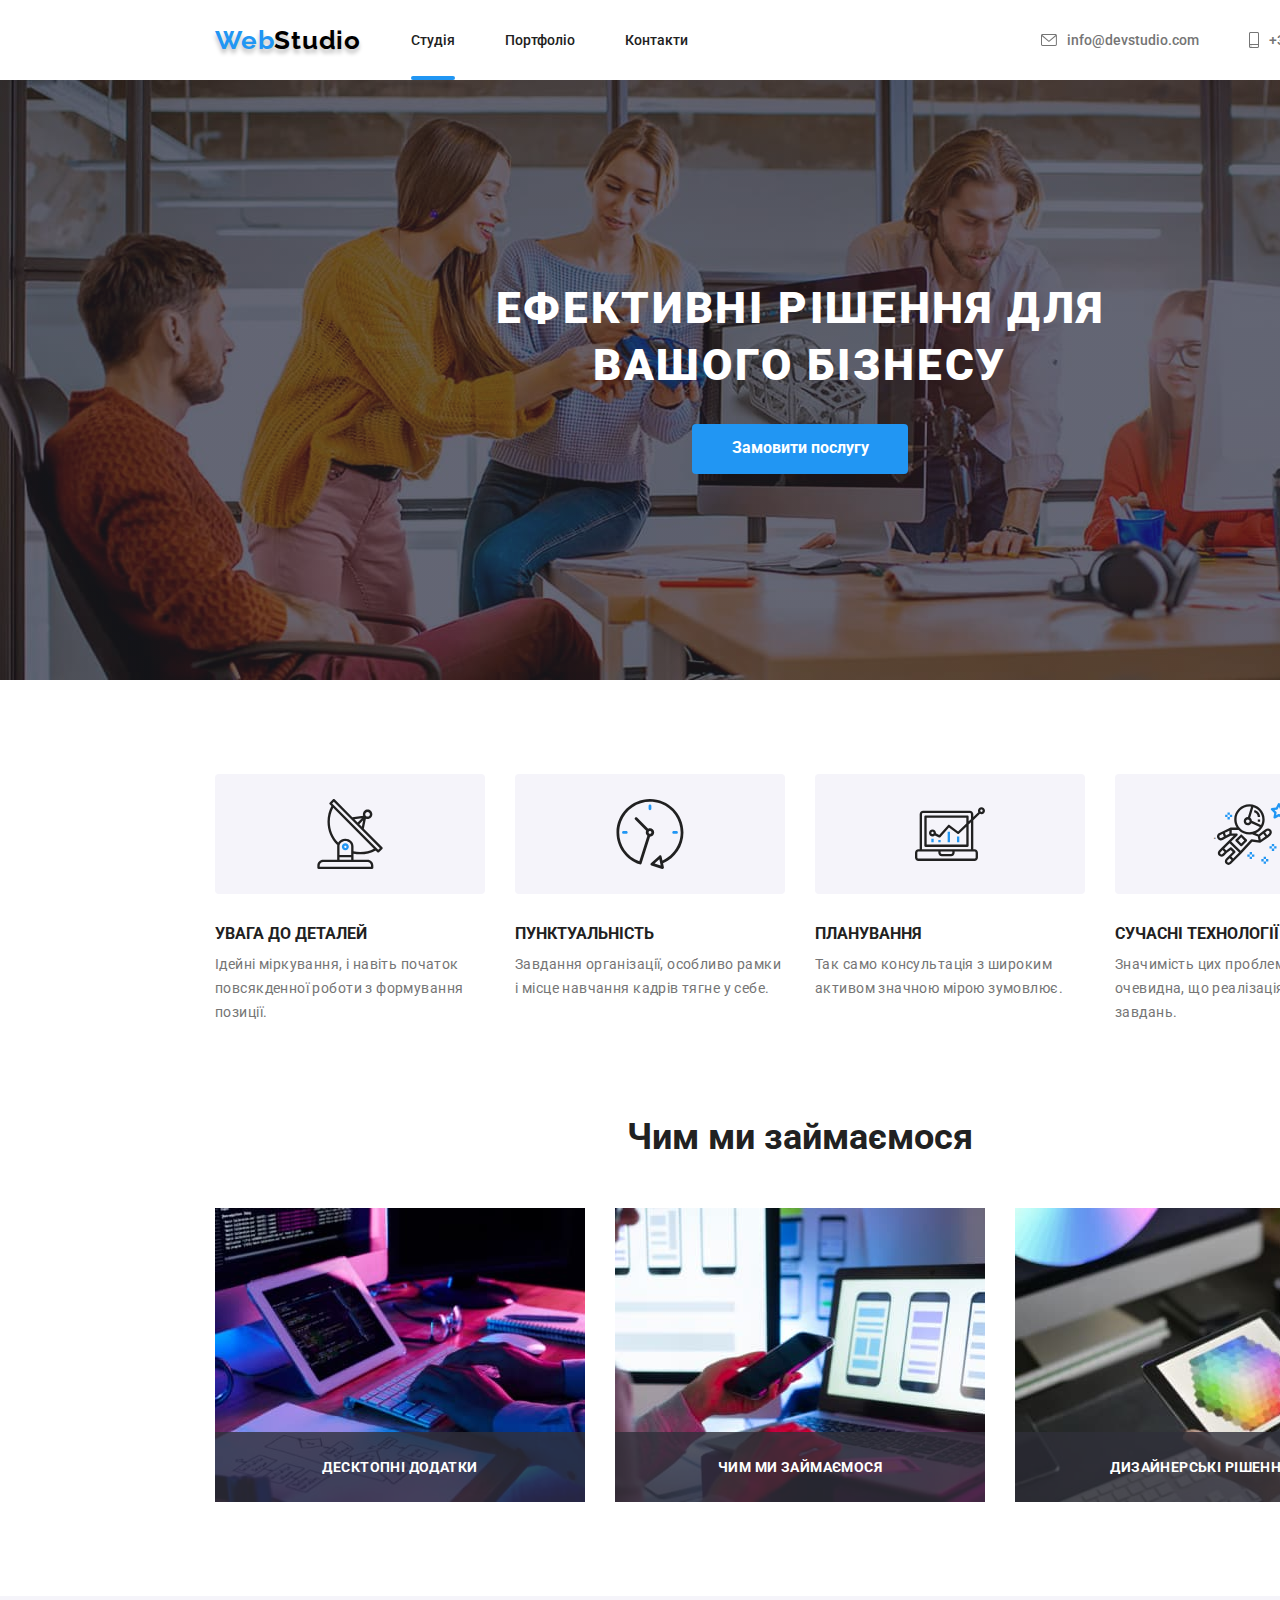
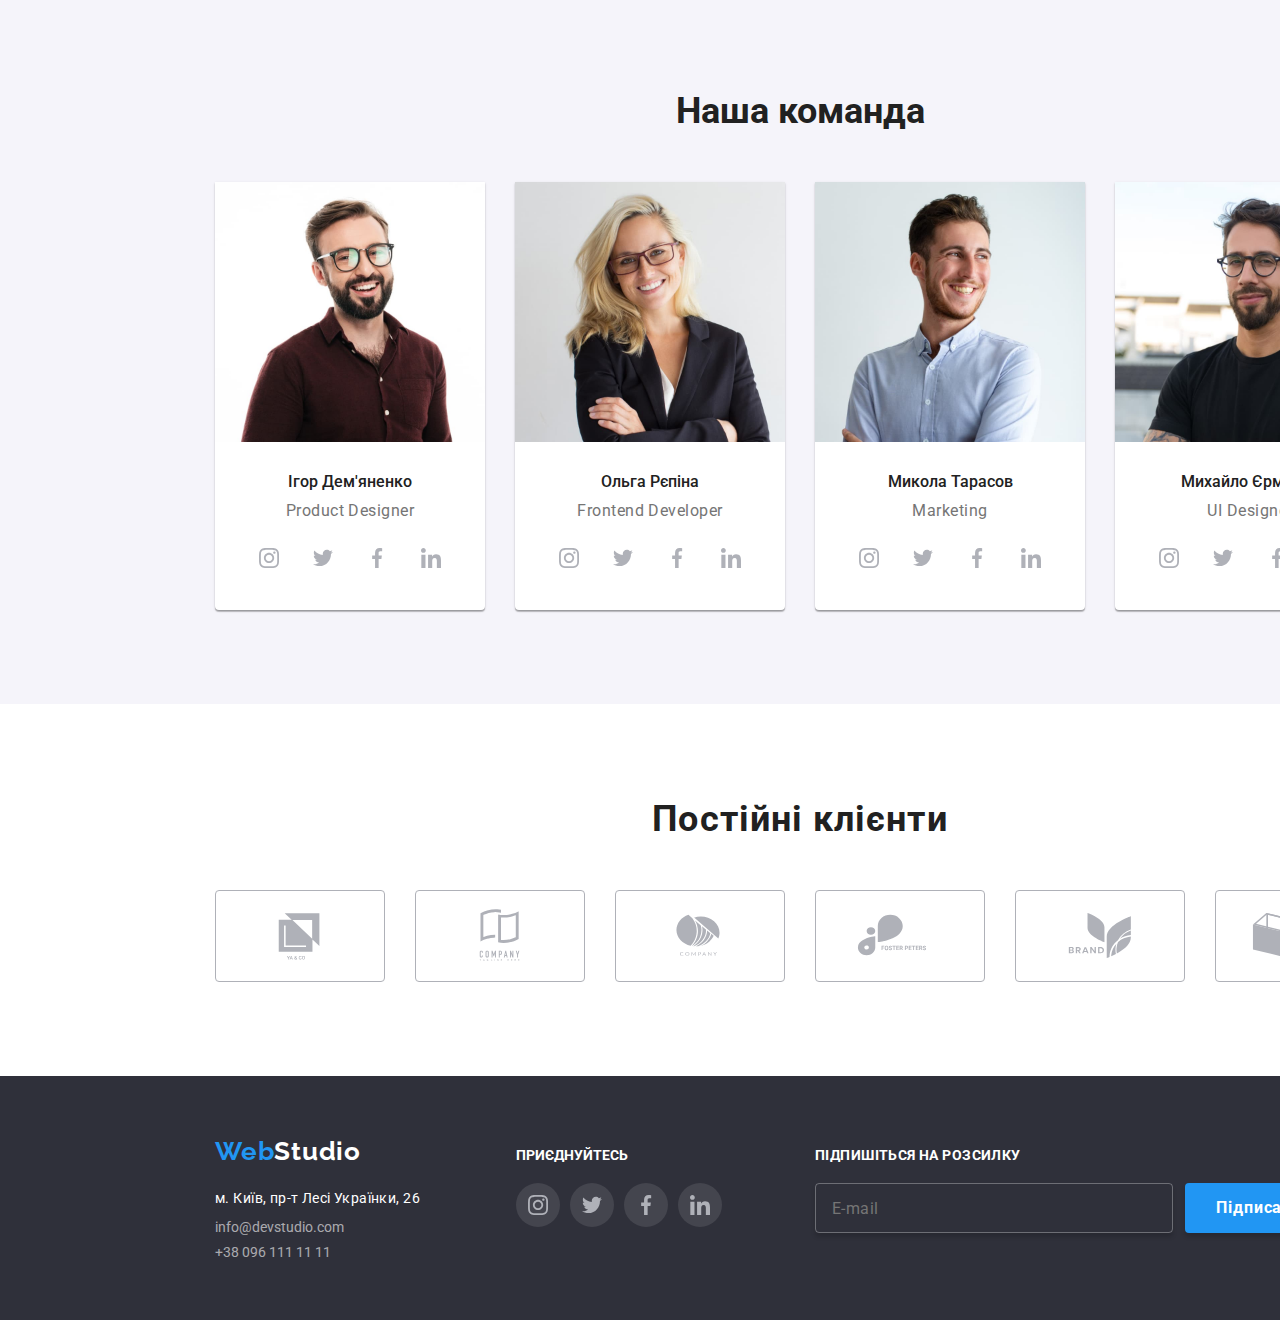
<file: index.html>
<!DOCTYPE html>
<html lang="en">
<head>
    <meta charset="UTF-8">
    <meta name="viewport" content="width=device-width, initial-scale=1.0">
    <title>Studio</title>
    <link rel="stylesheet" href="https://cdnjs.cloudflare.com/ajax/libs/modern-normalize/2.0.0/modern-normalize.min.css">
    <link rel="stylesheet" href="./css/main.min.css">
    <link rel="preconnect" href="https://fonts.googleapis.com">
    <link rel="preconnect" href="https://fonts.gstatic.com" crossorigin>
    <link href="https://fonts.googleapis.com/css2?family=Raleway:wght@700&family=Roboto:wght@400;500;700;900&display=swap" rel="stylesheet">
</head>
<body>

    <!-- header -->

    <header class="header">
        <div class="container">
            <div class="header-section">
                <nav class="header-nav">
                    <a class="logo" href="./index.html">Web<span class="part">Studio</span></a>
                    <ul class="link-list">
                        <li class="link-item"><a class="link current" href="./index.html">Студія</a></li>
                        <li class="link-item"><a class="link" href="./portfolio.html">Портфоліо</a></li>
                        <li class="link-item"><a class="link" href="#">Контакти</a></li>
                    </ul>
                </nav>
                    <ul class="contact-list">
                        <li class="contact-item"><a class="contact envelope" href="mailto:info@devstudio.com">
                            <svg width="16" height="12">
                                <use href="./images/symbol-defs.svg#icon-envelope"></use>
                            </svg>info@devstudio.com</a>
                        </li>
                        <li class="contact-item"><a class="contact smartphone" href="tel:+38 096 111 11 11">
                            <svg width="10" height="16">
                                <use href="./images/symbol-defs.svg#icon-smartphone"></use>
                            </svg>+38 096 111 11 11</a>
                        </li>
                    </ul>
            </div>
        </div>
    </header>

    <!-- main -->

    <main>
        <section class="hero">
            <div class="container">
                <h1 class="hero-title">Ефективні рішення для<br>вашого бізнесу</br></h1>
                <a class="button" type="button" data-modal-open>Замовити послугу</a>
            </div>
        </section>

    <!-- advanced -->

        <section class="advanced">
            <div class="container">
                <h2 class="visually-hidden">Переваги</h2>
                <ul class="advanced-list">
                    <li class="advanced-item">
                        <div class="advanced-icon">
                            <svg width="70" height="70">
                                <use href="./images/symbol-defs.svg#icon-antenna"></use>
                            </svg>
                        </div>
                        <h3 class="advanced-title">Увага до деталей</h3>
                        <p class="advanced-text">Ідейні міркування, і навіть початок повсякденної роботи з формування позиції.</p>
                    </li>
                    <li class="advanced-item">
                        <div class="advanced-icon">
                            <svg width="70" height="70">
                                <use href="./images/symbol-defs.svg#icon-clock"></use>
                            </svg>
                        </div>
                        <h3 class="advanced-title">Пунктуальність</h3>
                        <p class="advanced-text">Завдання організації, особливо рамки і місце навчання кадрів тягне у себе.</p>
                    </li>
                    <li class="advanced-item">
                        <div class="advanced-icon">
                            <svg width="70" height="70">
                                <use href="./images/symbol-defs.svg#icon-diagram"></use>
                            </svg>
                        </div>
                        <h3 class="advanced-title">Планування</h3>
                        <p class="advanced-text">Так само консультація з широким активом значною мірою зумовлює.</p>
                    </li>
                    <li class="advanced-item">
                        <div class="advanced-icon"> .
                            <svg width="70" height="70">
                                <use href="./images/symbol-defs.svg#icon-astronaut"></use>
                            </svg>
                        </div>
                        <h3 class="advanced-title">Сучасні технології</h3>
                        <p class="advanced-text">Значимість цих проблем настільки очевидна, що реалізація планових завдань.</p>
                    </li>
                </ul>
            </div>
        </section>

    <!-- photo -->

        <section class="photo-section">
            <div class="container">
                <h2 class="photo-title">Чим ми займаємося</h2>
                <ul class="photo-list">
                    <li class="photo-item">
                        <div class="photo-thumb">
                        <img src="./images/project1.jpg" alt="project1" width="370">
                        <div class="overlay"><h3 class="photo-thumb-title">Десктопні додатки</h3></div>
                    </div></li>
                    <li class="photo-item">
                        <div class="photo-thumb">
                        <img src="./images/project2.jpg" alt="project2" width="370">
                        <div class="overlay"><h3 class="photo-thumb-title">Чим ми займаємося</h3></div>
                    </div></li>
                    <li class="photo-item">
                        <div class="photo-thumb">
                        <img src="./images/project3.jpg" alt="project3" width="370">
                        <div class="overlay"><h3 class="photo-thumb-title">Дизайнерські рішення</h3></div>
                    </div></li>
                </ul>
            </div>
        </section>

    <!-- team -->

        <section class="team">
            <div class="container">
                <h2 class="team-title">Наша команда</h2>
                <ul class="team-card-list">
                    <li class="team-card-item">
                        <img src="./images/teammate1.jpg" alt="teammate1" width="270">
                        <div class="card">
                            <h3 class="name-title">Ігор Дем'яненко</h3>
                            <p class="team-text">Product Designer</p>
                            <ul class="team-icon-list">
                                <li class="team-icon-list-item">
                                    <a class="team-icon-link" href="#"><svg width="20" height="20">
                                        <use href="./images/symbol-defs.svg#icon-instagram"></use>
                                    </svg></a>
                                </li>
                                <li class="team-icon-list-item">
                                    <a class="team-icon-link" href="#"><svg width="20" height="20">
                                        <use href="./images/symbol-defs.svg#icon-twitter"></use>
                                    </svg></a>
                                </li>
                                <li class="team-icon-list-item">
                                    <a class="team-icon-link" href="#"><svg width="20" height="20">
                                        <use href="./images/symbol-defs.svg#icon-facebook"></use>
                                    </svg></a>
                                </li>
                                <li class="team-icon-list-item">
                                    <a class="team-icon-link" href="#"><svg width="20" height="20">
                                        <use href="./images/symbol-defs.svg#icon-linkedin"></use>
                                    </svg></a>
                                </li>
                            </ul>
                        </div>
                    </li>
                    <li class="team-card-item">
                        <img src="./images/teammate2.jpg" alt="teammate2" width="270">
                        <div class="card">
                            <h3 class="name-title">Ольга Рєпіна</h3>
                            <p class="team-text">Frontend Developer</p>
                            <ul class="team-icon-list">
                                <li class="team-icon-list-item">
                                    <a class="team-icon-link" href="#"><svg width="20" height="20">
                                        <use href="./images/symbol-defs.svg#icon-instagram"></use>
                                    </svg></a>
                                </li>
                                <li class="team-icon-list-item">
                                    <a class="team-icon-link" href="#"><svg width="20" height="20">
                                        <use href="./images/symbol-defs.svg#icon-twitter"></use>
                                    </svg></a>
                                </li>
                                <li class="team-icon-list-item">
                                    <a class="team-icon-link" href="#"><svg width="20" height="20">
                                        <use href="./images/symbol-defs.svg#icon-facebook"></use>
                                    </svg></a>
                                </li>
                                <li class="team-icon-list-item">
                                    <a class="team-icon-link" href="#"><svg width="20" height="20">
                                        <use href="./images/symbol-defs.svg#icon-linkedin"></use>
                                    </svg></a>
                                </li>
                            </ul>
                        </div>
                    </li>
                    <li class="team-card-item">
                        <img src="./images/teammate3.jpg" alt="teammate3" width="270">
                        <div class="card">
                            <h3 class="name-title">Микола Тарасов</h3>
                            <p class="team-text">Marketing</p>
                            <ul class="team-icon-list">
                                <li class="team-icon-list-item">
                                    <a class="team-icon-link" href="#"><svg width="20" height="20">
                                        <use href="./images/symbol-defs.svg#icon-instagram"></use>
                                    </svg></a>
                                </li>
                                <li class="team-icon-list-item">
                                    <a class="team-icon-link" href="#"><svg width="20" height="20">
                                        <use href="./images/symbol-defs.svg#icon-twitter"></use>
                                    </svg></a>
                                </li>
                                <li class="team-icon-list-item">
                                    <a class="team-icon-link" href="#"><svg width="20" height="20">
                                        <use href="./images/symbol-defs.svg#icon-facebook"></use>
                                    </svg></a>
                                </li>
                                <li class="team-icon-list-item">
                                    <a class="team-icon-link" href="#"><svg width="20" height="20">
                                        <use href="./images/symbol-defs.svg#icon-linkedin"></use>
                                    </svg></a>
                                </li>
                            </ul>
                        </div>
                    </li>
                    <li class="team-card-item">
                        <img src="./images/teammate4.jpg" alt="teammate4" width="270">
                        <div class="card">
                            <h3 class="name-title">Михайло Єрмаков</h3>
                            <p class="team-text">UI Designer</p>
                            <ul class="team-icon-list">
                                <li class="team-icon-list-item">
                                    <a class="team-icon-link" href="#"><svg width="20" height="20">
                                        <use href="./images/symbol-defs.svg#icon-instagram"></use>
                                    </svg></a>
                                </li>
                                <li class="team-icon-list-item">
                                    <a class="team-icon-link" href="#"><svg width="20" height="20">
                                        <use href="./images/symbol-defs.svg#icon-twitter"></use>
                                    </svg></a>
                                </li>
                                <li class="team-icon-list-item">
                                    <a class="team-icon-link" href="#"><svg width="20" height="20">
                                        <use href="./images/symbol-defs.svg#icon-facebook"></use>
                                    </svg></a>
                                </li>
                                <li class="team-icon-list-item">
                                    <a class="team-icon-link" href="#"><svg width="20" height="20">
                                        <use href="./images/symbol-defs.svg#icon-linkedin"></use>
                                    </svg></a>
                                </li>
                            </ul>
                        </div>
                    </li>
                </ul>
            </div>
        </section>

    <!-- clients -->
    
        <section class="clients">
            <div class="container">
                <h2 class="clients-title">Постійні клієнти</h2>
                <ul class="clients-list">
                    <li class="clients-item">
                        <a class="clients-link" href="#"><svg width="106" height="60">
                            <use href="./images/symbol-defs.svg#icon-Logo1"></use>
                        </svg></a>
                    </li>
                    <li class="clients-item">
                        <a class="clients-link" href="#"><svg width="106" height="60">
                            <use href="./images/symbol-defs.svg#icon-Logo2"></use>
                    </svg></a>
                    </li>
                    <li class="clients-item">
                        <a class="clients-link" href="#"><svg width="106" height="60">
                            <use href="./images/symbol-defs.svg#icon-Logo3"></use>
                    </svg></a>
                    </li>
                    <li class="clients-item">
                        <a class="clients-link" href="#"><svg width="106" height="60">
                            <use href="./images/symbol-defs.svg#icon-Logo4"></use>
                    </svg></a>
                    </li>
                    <li class="clients-item">
                        <a class="clients-link" href="#"><svg width="106" height="60">
                            <use href="./images/symbol-defs.svg#icon-Logo5"></use>
                    </svg></a>
                    </li>
                    <li class="clients-item">
                        <a class="clients-link" href="#"><svg width="106" height="60">
                            <use href="./images/symbol-defs.svg#icon-Logo6"></use>
                    </svg></a>
                    </li>
                </ul>
            </div>
        </section>
    </main>

    <!-- footer -->

    <footer class="footer">
        <div class="container footer-nav">
            <div>
                <a class="logo" href="./index.html">Web<span class="part">Studio</span></a>
                <address class="address">
                    <ul class="address-list">
                        <li><a class="link" href="https://goo.gl/maps/CPtrU1FHBa2aNyZL9" target="_blank" rel="noopener noreferrer nofollow">м. Київ, пр-т Лесі Українки, 26</a></li>
                        <li><a class="contact" href="#">info@devstudio.com</a></li>
                        <li><a class="contact" href="#">+38 096 111 11 11</a></li>
                    </ul>
                </address>
            </div>
            <div>
                <h2 class="join-title">Приєднуйтесь</h2>
                <ul class="join-list">
                    <li class="join-item">
                        <a class="join-link" href="#"><svg width="20" height="20">
                            <use href="./images/symbol-defs.svg#icon-instagram"></use>
                        </svg></a>
                    </li>
                    <li class="join-item">
                        <a class="join-link" href="#"><svg width="20" height="20">
                            <use href="./images/symbol-defs.svg#icon-twitter"></use>
                        </svg></a>
                    </li>
                    <li class="join-item">
                        <a class="join-link" href="#"><svg width="20" height="20">
                            <use href="./images/symbol-defs.svg#icon-facebook"></use>
                        </svg></a>
                    </li>
                    <li class="join-item">
                        <a class="join-link" href="#"><svg width="20" height="20">
                            <use href="./images/symbol-defs.svg#icon-linkedin"></use>
                        </svg></a>
                    </li>
                </ul>
            </div>
            <form class="footer-form" autocomplete="off">
                <div class="subscribe-form">
                    <label class="subscribe-label" for="mail">Підпишіться на розсилку</label>
                    <input class="subscribe-input" type="mail" name="mail" id="mail" placeholder="E-mail">
                </div>
                <button class="subscribe-button">
                    Підписатися
                    <svg class="subscribe-icon" width="24" height="24">
                        <use href="./images/symbol-defs.svg#icon-send"></use>
                    </svg>
                </button>
            </form>
        </div>
    </footer>

    <div class="backdrop is-hidden"data-modal>
        <div class="modal ">
            <h2 class="modal-title">Залиште свої дані, ми вам передзвонимо</h2>

            <form class="form" autocomplete="off">
                <div role="group">
                    <div class="form-field">
                        <label for="name" class="form-label">Ім'я</label>
                        <input class="form-input" type="text" name="name" id="name">
                        <svg class="modal-icon" width="18" height="18"><use href="./images/symbol-defs.svg#icon-person-black"></use></svg>
                    </div>
                    <div class="form-field">
                        <label for="tel" class="form-label">Телефон</label>
                        <input class="form-input" type="text" name="tel" id="tel">
                        <svg class="modal-icon" width="18" height="18"><use href="./images/symbol-defs.svg#icon-phone-black"></use></svg>
                    </div>
                    <div class="form-field">
                        <label for="mail" class="form-label">Пошта</label>
                        <input class="form-input" type="text" name="mail" id="mail">
                        <svg class="modal-icon" width="18" height="18"><use href="./images/symbol-defs.svg#icon-email-black"></use></svg>
                    </div>
                </div>

                <div class="form-field">
                    <label for="comment" id="comment" class="form-label">Коментар</label>
                    <textarea class="comment" name="comment" id="comment" placeholder="Введіть текст">Введіть текст</textarea>
                </div>

                <div class="form-field accept" >
                    <label class="checkbox-label">Погоджуюся з розсилкою та приймаю <a href="#">Умови договору</a>
                        <input class="checkbox" type="checkbox" name="accept">
                        <span class="checkbox-icon"></span></label>
                </div>
                
                <button type="button">Відправити</button>
            </form>
                
                <button class="modal-close-button" data-modal-close>
                    <svg class="modal-close-icon" width="18" height="18">
                        <use href="./images/symbol-defs.svg#icon-close"></use>
                    </svg>
                </button>
        </div>
    </div>

    <script src="./js/modal.js"></script>

</body>
</html>
</file>
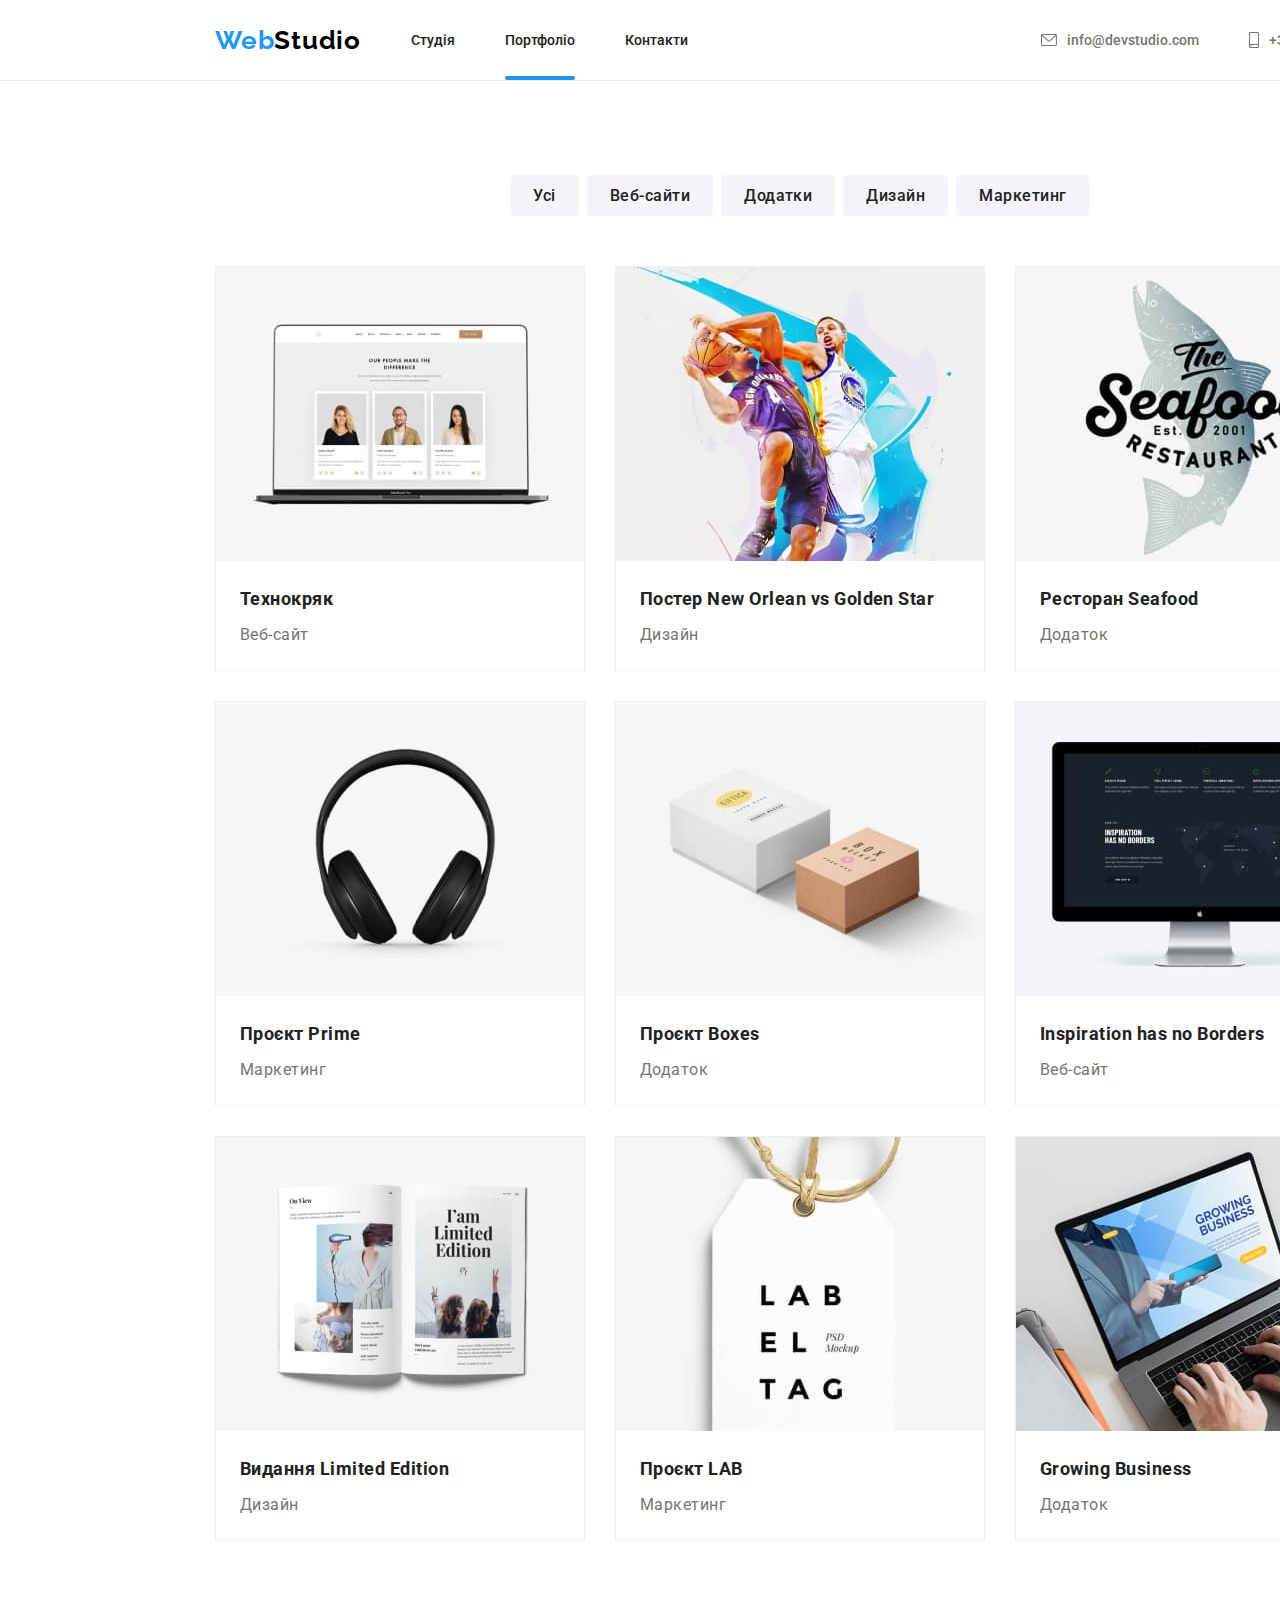
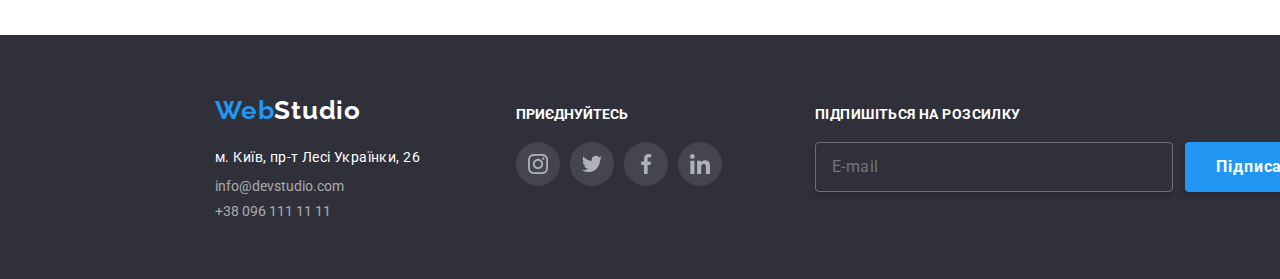
<file: portfolio.html>
<!DOCTYPE html>
<html lang="en">
<head>
    <meta charset="UTF-8">
    <meta name="viewport" content="width=device-width, initial-scale=1.0">
    <title>Portfolio</title>
    <link rel="stylesheet" href="https://cdnjs.cloudflare.com/ajax/libs/modern-normalize/2.0.0/modern-normalize.min.css">
    <link rel="stylesheet" href="./css/portfolio.min.css">
    <link rel="preconnect" href="https://fonts.googleapis.com">
    <link rel="preconnect" href="https://fonts.gstatic.com" crossorigin>
    <link href="https://fonts.googleapis.com/css2?family=Raleway:wght@700&family=Roboto:wght@400;500;700;900&display=swap" rel="stylesheet">
</head>
<body>

    <!-- header -->

    <header class="header portfolio-page">
        <div class="container">
            <div class="header-section">
                <nav class="header-nav">
                    <a class="logo" href="./index.html">Web<span class="part">Studio</span></a>
                    <ul class="link-list">
                        <li class="link-item"><a class="link" href="./index.html">Студія</a></li>
                        <li class="link-item"><a class="link current" href="./portfolio.html">Портфоліо</a></li>
                        <li class="link-item"><a class="link" href="#">Контакти</a></li>
                    </ul>
                </nav>
                    <ul class="contact-list">
                        <li class="contact-item"><a class="contact envelope" href="mailto:info@devstudio.com">
                            <svg width="16" height="12">
                                <use href="./images/symbol-defs.svg#icon-envelope"></use>
                            </svg>info@devstudio.com</a>
                        </li>
                        <li class="contact-item"><a class="contact smartphone" href="tel:+38 096 111 11 11">
                            <svg width="10" height="16">
                                <use href="./images/symbol-defs.svg#icon-smartphone"></use>
                            </svg>+38 096 111 11 11</a>
                        </li>
                    </ul>
            </div>
        </div>
    </header>

    <!-- main -->

    <main>
        <section class="portfolio">
            <div class="container">
                <ul class="button-list">
                    <li><button class="button">Усі</button></li>
                    <li><button class="button">Веб-сайти</button></li>
                    <li><button class="button">Додатки</button></li>
                    <li><button class="button">Дизайн</button></li>
                    <li><button class="button">Маркетинг</button></li>
                </ul>
            </div>
            <div class="container poster">
                <h1 class="visually-hidden">Проекти</h1>
                <ul class="portfolio-list">
                    <li class="portfolio-item">
                        <div class="portfolio-thumb"><img src="./images/poster1.jpg" alt="">
                            <div class="portfolio-overlay">
                                <p class="overlay-text">Ресурс пропонує комплексні пропозиції з різним рівнем функціоналу та сервісів. Все це дозволить відвідувачу отримати вичерпні відомості про компанію чи приватну особу.</p>
                            </div>
                        </div>
                        <h2 class="portfolio-title">Технокряк</h2>
                        <p class="portfolio-text">Веб-сайт</p>
                    </li>
                    <li class="portfolio-item">
                        <div class="portfolio-thumb"><img src="./images/poster2.jpg" alt="">
                            <div class="portfolio-overlay">
                                <p class="overlay-text">Ресурс пропонує комплексні пропозиції з різним рівнем функціоналу та сервісів. Все це дозволить відвідувачу отримати вичерпні відомості про компанію чи приватну особу.</p>
                            </div>
                        </div>
                        <h2 class="portfolio-title">Постер New Orlean vs Golden Star</h2>
                        <p class="portfolio-text">Дизайн</p>
                    </li>
                    <li class="portfolio-item">
                        <div class="portfolio-thumb"><img src="./images/poster3.jpg" alt="">
                            <div class="portfolio-overlay">
                                <p class="overlay-text">Ресурс пропонує комплексні пропозиції з різним рівнем функціоналу та сервісів. Все це дозволить відвідувачу отримати вичерпні відомості про компанію чи приватну особу.</p>
                            </div>
                        </div>
                        <h2 class="portfolio-title">Ресторан Seafood</h2>
                        <p class="portfolio-text">Додаток</p>
                    </li>
                    <li class="portfolio-item">
                        <div class="portfolio-thumb"><img src="./images/poster4.jpg" alt="">
                            <div class="portfolio-overlay">
                                <p class="overlay-text">Ресурс пропонує комплексні пропозиції з різним рівнем функціоналу та сервісів. Все це дозволить відвідувачу отримати вичерпні відомості про компанію чи приватну особу.</p>
                            </div>
                        </div>
                        <h2 class="portfolio-title">Проєкт Prime</h2>
                        <p class="portfolio-text">Маркетинг</p>
                    </li>
                    <li class="portfolio-item">
                        <div class="portfolio-thumb"><img src="./images/poster5.jpg" alt="">
                            <div class="portfolio-overlay">
                                <p class="overlay-text">Ресурс пропонує комплексні пропозиції з різним рівнем функціоналу та сервісів. Все це дозволить відвідувачу отримати вичерпні відомості про компанію чи приватну особу.</p>
                            </div>
                        </div>
                        <h2 class="portfolio-title">Проєкт Boxes</h2>
                        <p class="portfolio-text">Додаток</p>
                    </li>
                    <li class="portfolio-item">
                        <div class="portfolio-thumb"><img src="./images/poster6.jpg" alt="">
                            <div class="portfolio-overlay">
                                <p class="overlay-text">Ресурс пропонує комплексні пропозиції з різним рівнем функціоналу та сервісів. Все це дозволить відвідувачу отримати вичерпні відомості про компанію чи приватну особу.</p>
                            </div>
                        </div>
                        <h2 class="portfolio-title">Inspiration has no Borders</h2>
                        <p class="portfolio-text">Веб-сайт</p>
                    </li>
                    <li class="portfolio-item">
                        <div class="portfolio-thumb"><img src="./images/poster7.jpg" alt="">
                            <div class="portfolio-overlay">
                                <p class="overlay-text">Ресурс пропонує комплексні пропозиції з різним рівнем функціоналу та сервісів. Все це дозволить відвідувачу отримати вичерпні відомості про компанію чи приватну особу.</p>
                            </div>
                        </div>
                        <h2 class="portfolio-title">Видання Limited Edition</h2>
                        <p class="portfolio-text">Дизайн</p>
                    </li>
                    <li class="portfolio-item">
                        <div class="portfolio-thumb"><img src="./images/poster8.jpg" alt="">
                            <div class="portfolio-overlay">
                                <p class="overlay-text">Ресурс пропонує комплексні пропозиції з різним рівнем функціоналу та сервісів. Все це дозволить відвідувачу отримати вичерпні відомості про компанію чи приватну особу.</p>
                            </div>
                        </div>
                        <h2 class="portfolio-title">Проєкт LAB</h2>
                        <p class="portfolio-text">Маркетинг</p>
                    </li>
                    <li class="portfolio-item">
                        <div class="portfolio-thumb"><img src="./images/poster9.jpg" alt="">
                            <div class="portfolio-overlay">
                                <p class="overlay-text">Ресурс пропонує комплексні пропозиції з різним рівнем функціоналу та сервісів. Все це дозволить відвідувачу отримати вичерпні відомості про компанію чи приватну особу.</p>
                            </div>
                        </div>
                        <h2 class="portfolio-title">Growing Business</h2>
                        <p class="portfolio-text">Додаток</p>
                    </li>
                </ul>
            </div>
        </section>
    </main>

    <!-- footer -->

    <footer class="footer portfolio-footer">
        <div class="container footer-nav">
            <div>
                <a class="logo" href="./index.html">Web<span class="part">Studio</span></a>
                <address class="address">
                    <ul class="address-list">
                        <li><a class="link" href="https://goo.gl/maps/CPtrU1FHBa2aNyZL9" target="_blank" rel="noopener noreferrer nofollow">м. Київ, пр-т Лесі Українки, 26</a></li>
                        <li><a class="contact" href="#">info@devstudio.com</a></li>
                        <li><a class="contact" href="#">+38 096 111 11 11</a></li>
                    </ul>
                </address>
            </div>
            <div>
                <h2 class="join-title">Приєднуйтесь</h2>
                <ul class="join-list">
                    <li class="join-item">
                        <a class="join-link" href="#"><svg width="20" height="20">
                            <use href="./images/symbol-defs.svg#icon-instagram"></use>
                        </svg></a>
                    </li>
                    <li class="join-item">
                        <a class="join-link" href="#"><svg width="20" height="20">
                            <use href="./images/symbol-defs.svg#icon-twitter"></use>
                        </svg></a>
                    </li>
                    <li class="join-item">
                        <a class="join-link" href="#"><svg width="20" height="20">
                            <use href="./images/symbol-defs.svg#icon-facebook"></use>
                        </svg></a>
                    </li>
                    <li class="join-item">
                        <a class="join-link" href="#"><svg width="20" height="20">
                            <use href="./images/symbol-defs.svg#icon-linkedin"></use>
                        </svg></a>
                    </li>
                </ul>
            </div>
            <form class="footer-form">
                <div class="subscribe-form">
                    <label class="subscribe-label" for="mail">Підпишіться на розсилку</label>
                    <input class="subscribe-input" type="mail" name="mail" id="mail" placeholder="E-mail">
                </div>
                <button class="subscribe-button">
                    Підписатися
                    <svg class="subscribe-icon" width="24" height="24">
                        <use href="./images/symbol-defs.svg#icon-send"></use>
                    </svg>
                </button>
            </form>
        </div>
    </footer>
</body>
</html>
</file>
<file: css/main.min.css>
body{width:1600px;margin-left:auto;margin-right:auto;font-family:Roboto,sans-serif;font-size:14px;font-weight:400;line-height:normal;color:#757575;background-color:#fff}.visually-hidden{position:absolute;white-space:nowrap;width:1px;height:1px;overflow:hidden;border:0;padding:0;clip:rect(0 0 0 0);-webkit-clip-path:inset(50%);clip-path:inset(50%);margin:-1px}h1,h2,h3,h4,h5,h6,p{margin:0px;padding:0px}ul{margin:0px;padding:0px;list-style:none}.container{width:1200px;padding-left:15px;padding-right:15px;margin-left:auto;margin-right:auto}img{display:block;height:auto}.logo{font-family:Raleway;font-size:26px;font-weight:700;letter-spacing:.78px;line-height:normal;text-decoration:none;text-shadow:0px 4px 4px rgba(0,0,0,.25);color:#2196f3}.part{color:#000}.header .link{display:block;padding:32px 0;font-weight:500;text-decoration:none;color:#212121;-webkit-transition-property:color;transition-property:color;translate-duration:250ms;-webkit-transition-timing-function:cubic-bezier(0.4, 0, 0.2, 1);transition-timing-function:cubic-bezier(0.4, 0, 0.2, 1)}.header .link:hover,.header .link:focus{color:#2196f3}.header .contact{padding:32px 0;font-weight:500;text-decoration:none;color:#757575;-webkit-transition-property:color;transition-property:color;translate-duration:250ms;-webkit-transition-timing-function:cubic-bezier(0.4, 0, 0.2, 1);transition-timing-function:cubic-bezier(0.4, 0, 0.2, 1)}.header .contact:hover,.header .contact:focus{color:#2196f3}.header-section{display:-webkit-box;display:-ms-flexbox;display:flex;-webkit-box-pack:justify;-ms-flex-pack:justify;justify-content:space-between}.header-nav{display:-webkit-box;display:-ms-flexbox;display:flex;gap:50px;-webkit-box-align:center;-ms-flex-align:center;align-items:center}.header .link-list{display:-webkit-box;display:-ms-flexbox;display:flex;gap:50px}.header .contact-list{display:-webkit-box;display:-ms-flexbox;display:flex;-webkit-box-pack:center;-ms-flex-pack:center;justify-content:center;-webkit-box-align:center;-ms-flex-align:center;align-items:center;gap:50px}.contact-item .contact{display:-webkit-box;display:-ms-flexbox;display:flex;-webkit-box-pack:center;-ms-flex-pack:center;justify-content:center;-webkit-box-align:center;-ms-flex-align:center;align-items:center;gap:10px;fill:#757575;-webkit-transition-property:color;transition-property:color;translate-duration:250ms;-webkit-transition-timing-function:cubic-bezier(0.4, 0, 0.2, 1);transition-timing-function:cubic-bezier(0.4, 0, 0.2, 1)}.contact-item .contact:hover,.contact-item .contact:focus{fill:#2196f3}.link-item{position:relative}.current::after{content:"";display:block;position:absolute;left:0;bottom:0;min-width:100%;height:4px;border-radius:2px;background-color:#2196f3}.hero{margin-left:auto;margin-right:auto;width:1600px;height:600px;padding-top:200px;padding-bottom:280px;background-color:#2f303a;background-image:-webkit-gradient(linear, left top, left bottom, from(rgba(47, 48, 58, 0.4)), to(rgba(47, 48, 58, 0.4))),url(../images/hero\ image.jpg);background-image:linear-gradient(rgba(47, 48, 58, 0.4), rgba(47, 48, 58, 0.4)),url(../images/hero\ image.jpg);background-repeat:no-repeat;background-position:center;background-size:cover}.hero-title{margin-bottom:30px;font-size:44px;font-weight:900;text-transform:uppercase;text-align:center;line-height:1.3;letter-spacing:2.64px;color:#fff}.hero .button{display:block;width:216px;height:50px;padding:10px 32px;margin-left:auto;margin-right:auto;font-family:Roboto;font-size:16px;font-weight:700;line-height:1.8;text-align:center;text-decoration:none;cursor:pointer;color:#fff;background-color:#2196f3;border-radius:4px;-webkit-transition-property:background-color;transition-property:background-color;translate-duration:250ms;-webkit-transition-timing-function:cubic-bezier(0.4, 0, 0.2, 1);transition-timing-function:cubic-bezier(0.4, 0, 0.2, 1)}.hero .button:hover,.hero .button:focus{background-color:#188ce8}.advanced{padding-top:94px;padding-bottom:94px}.advanced .container{display:-webkit-box;display:-ms-flexbox;display:flex;height:248px}.advanced-list{display:-webkit-box;display:-ms-flexbox;display:flex;gap:30px}.advanced-item{width:270px}.advanced-icon{display:-webkit-box;display:-ms-flexbox;display:flex;-webkit-box-pack:center;-ms-flex-pack:center;justify-content:center;-webkit-box-align:center;-ms-flex-align:center;align-items:center;height:120px;margin-bottom:30px;border-radius:4px;background-color:#f5f4fa}.advanced-title{margin-bottom:10px;font-weight:700;text-transform:uppercase;color:#212121}.advanced-text{line-height:1.7;letter-spacing:.42px;color:#757575}.photo-section{padding-bottom:94px}.photo-title{margin-bottom:50px;text-align:center;font-size:36px;font-weight:700;color:#212121}.photo-list{display:-webkit-box;display:-ms-flexbox;display:flex;-webkit-box-pack:center;-ms-flex-pack:center;justify-content:center;-webkit-box-align:center;-ms-flex-align:center;align-items:center;gap:30px}.photo-thumb{position:relative}.overlay{position:absolute;min-width:100%;height:70px;left:0;bottom:0;-webkit-box-align:center;-ms-flex-align:center;align-items:center;background-color:rgba(47,48,58,.8)}.photo-thumb-title{margin:27px;font-size:14px;font-weight:700;letter-spacing:.42px;text-align:center;text-transform:uppercase;color:#fff}.team{padding-top:94px;padding-bottom:94px;text-align:center;background-color:#f5f4fa}.team-title{margin-bottom:50px;font-size:36px;font-weight:700;color:#212121}.team-card-list{display:-webkit-box;display:-ms-flexbox;display:flex;-webkit-box-pack:center;-ms-flex-pack:center;justify-content:center;-webkit-box-align:center;-ms-flex-align:center;align-items:center;gap:30px}.team-card-item{width:calc 2.5%;background-color:#fff;-webkit-box-shadow:0px 2px 1px 0px rgba(0,0,0,.2),0px 1px 1px 0px rgba(0,0,0,.14),0px 1px 3px 0px rgba(0,0,0,.12);box-shadow:0px 2px 1px 0px rgba(0,0,0,.2),0px 1px 1px 0px rgba(0,0,0,.14),0px 1px 3px 0px rgba(0,0,0,.12);border-radius:0px 0px 4px 4px}.name-title{margin-bottom:10px;font-size:16px;font-weight:500;color:#212121}.team-text{margin-bottom:16px;font-size:16px;font-weight:400;letter-spacing:.48px;color:#757575}.team-icon-list{display:-webkit-box;display:-ms-flexbox;display:flex;-webkit-box-pack:center;-ms-flex-pack:center;justify-content:center;-webkit-box-align:center;-ms-flex-align:center;align-items:center;-webkit-column-gap:10px;-moz-column-gap:10px;column-gap:10px}.team-icon-list-item{display:block;width:44px;height:44px;border-radius:50%;-webkit-transition-property:background-color,fill;transition-property:background-color,fill;translate-duration:250ms;-webkit-transition-timing-function:cubic-bezier(0.4, 0, 0.2, 1);transition-timing-function:cubic-bezier(0.4, 0, 0.2, 1)}.team-icon-list-item:hover,.team-icon-list-item:focus{fill:#fff;background-color:#2196f3}.card{padding:30px 0}.team-icon-link{display:-webkit-box;display:-ms-flexbox;display:flex;-webkit-box-pack:center;-ms-flex-pack:center;justify-content:center;-webkit-box-align:center;-ms-flex-align:center;align-items:center;width:100%;height:100%;fill:#afb1b8;border-radius:50%}.team-icon-link:hover,.team-icon-link:focus{fill:#fff;background-color:#2196f3}.clients{padding-top:94px;padding-bottom:94px;background-color:#fff;text-align:center}.clients-title{margin-bottom:50px;font-size:36px;font-weight:700;letter-spacing:1.08px;color:#212121}.clients-list{display:-webkit-box;display:-ms-flexbox;display:flex;-webkit-box-pack:center;-ms-flex-pack:center;justify-content:center;-webkit-box-align:center;-ms-flex-align:center;align-items:center;-webkit-column-gap:30px;-moz-column-gap:30px;column-gap:30px}.clients-item{display:block;width:calc((100% - 150px)/6);height:92px;border:1px solid #afb1b8;border-radius:4px}.clients-item:hover,.clients-item:focus{fill:#2196f3;border:1px solid #2196f3}.clients-link{display:-webkit-box;display:-ms-flexbox;display:flex;-webkit-box-pack:center;-ms-flex-pack:center;justify-content:center;-webkit-box-align:center;-ms-flex-align:center;align-items:center;width:100%;height:100%;fill:#afb1b8;-webkit-transition-property:fill;transition-property:fill;translate-duration:250ms;-webkit-transition-timing-function:cubic-bezier(0.4, 0, 0.2, 1);transition-timing-function:cubic-bezier(0.4, 0, 0.2, 1)}.clients-link:hover,.clients-link:focus{fill:#2196f3}.footer{padding-top:60px;padding-bottom:60px;background-color:#2f303a}.footer .logo{display:block;margin-bottom:20px;text-shadow:none}.footer .part{color:#fff}.address-list .link{font-size:14px;font-style:normal;font-weight:400;line-height:24px;letter-spacing:.42px;text-decoration:none;color:#fff;-webkit-transition-property:color;transition-property:color;translate-duration:250ms;-webkit-transition-timing-function:cubic-bezier(0.4, 0, 0.2, 1);transition-timing-function:cubic-bezier(0.4, 0, 0.2, 1)}.address .link:hover,.address .link:focus{color:#2196f3}.address-list{display:-webkit-box;display:-ms-flexbox;display:flex;-webkit-box-orient:vertical;-webkit-box-direction:normal;-ms-flex-direction:column;flex-direction:column;gap:9px;width:231px}.address-list .contact{font-size:14px;font-weight:400;font-style:normal;text-decoration:none;color:rgba(255,255,255,.6);-webkit-transition-property:color;transition-property:color;translate-duration:250ms;-webkit-transition-timing-function:cubic-bezier(0.4, 0, 0.2, 1);transition-timing-function:cubic-bezier(0.4, 0, 0.2, 1)}.address .contact:hover,.address .contact:focus{color:#2196f3}.footer-nav{display:-webkit-box;display:-ms-flexbox;display:flex;-webkit-box-align:baseline;-ms-flex-align:baseline;align-items:baseline}.join-title{margin-bottom:20px;margin-left:70px;font-weight:700;font-size:14px;text-transform:uppercase;color:#fff}.join-list{display:-webkit-box;display:-ms-flexbox;display:flex;-webkit-box-align:center;-ms-flex-align:center;align-items:center;-webkit-column-gap:10px;-moz-column-gap:10px;column-gap:10px;margin-left:70px}.join-item{display:-webkit-box;display:-ms-flexbox;display:flex;-webkit-box-pack:center;-ms-flex-pack:center;justify-content:center;-webkit-box-align:center;-ms-flex-align:center;align-items:center;width:44px;height:44px}.join-link{display:-webkit-box;display:-ms-flexbox;display:flex;-webkit-box-pack:center;-ms-flex-pack:center;justify-content:center;-webkit-box-align:center;-ms-flex-align:center;align-items:center;width:100%;height:100%;border-radius:50%;background-color:rgba(255,255,255,.1);fill:#afb1b8;-webkit-transition-property:background-color,fill;transition-property:background-color,fill;translate-duration:250ms;-webkit-transition-timing-function:cubic-bezier(0.4, 0, 0.2, 1);transition-timing-function:cubic-bezier(0.4, 0, 0.2, 1)}.join-link:hover,.join-link:focus{fill:#fff;background-color:#2196f3}.footer-form{display:-webkit-box;display:-ms-flexbox;display:flex;-webkit-box-pack:center;-ms-flex-pack:center;justify-content:center;-webkit-box-align:end;-ms-flex-align:end;align-items:end;-webkit-column-gap:12px;-moz-column-gap:12px;column-gap:12px;margin-left:93px}.subscribe-label{display:block;margin-bottom:20px;font-size:14px;font-style:normal;font-weight:700;line-height:normal;letter-spacing:.42px;text-transform:uppercase;color:#fff}.subscribe-input{display:block;width:358px;height:50px;padding-left:16px;font-size:16px;font-style:normal;font-weight:400;line-height:20px;letter-spacing:.48px;color:rgba(255,255,255,.6);border-radius:4px;border:1px solid rgba(255,255,255,.3);background:inherit;-webkit-box-shadow:0px 4px 4px 0px rgba(0,0,0,.15);box-shadow:0px 4px 4px 0px rgba(0,0,0,.15);outline:0px}.subscribe-button{display:-webkit-box;display:-ms-flexbox;display:flex;-webkit-box-pack:center;-ms-flex-pack:center;justify-content:center;-webkit-box-align:center;-ms-flex-align:center;align-items:center;-webkit-column-gap:10px;-moz-column-gap:10px;column-gap:10px;width:200px;height:50px;text-align:center;font-size:16px;font-style:normal;font-weight:700;line-height:30px;letter-spacing:.96px;cursor:pointer;color:#fff;background-color:#2196f3;border:rgba(0,0,0,0);border-radius:4px;-webkit-box-shadow:0px 4px 4px 0px rgba(0,0,0,.15);box-shadow:0px 4px 4px 0px rgba(0,0,0,.15);-webkit-transition-property:background-color;transition-property:background-color;translate-duration:250ms;-webkit-transition-timing-function:cubic-bezier(0.4, 0, 0.2, 1);transition-timing-function:cubic-bezier(0.4, 0, 0.2, 1)}.subscribe-button:hover,.subscribe-button:focus{background-color:#188ce8}.backdrop{position:fixed;top:0;width:1600px;min-height:1024px;background-color:rgba(0,0,0,.2)}.backdrop.is-hidden{opacity:0;pointer-events:none}.modal{position:absolute;top:50%;left:50%;-webkit-transform:translate(-50%, -50%);transform:translate(-50%, -50%);min-height:581px;min-width:528px;padding:40px;background-color:#fff;border-radius:4px;-webkit-box-shadow:0px 1px 3px rgba(0,0,0,.12),0px 1px 1px rgba(0,0,0,.14),0px 2px 1px rgba(0,0,0,.2);box-shadow:0px 1px 3px rgba(0,0,0,.12),0px 1px 1px rgba(0,0,0,.14),0px 2px 1px rgba(0,0,0,.2);-webkit-box-shadow:0px 2px 1px 0px rgba(0,0,0,.2),0px 1px 1px 0px rgba(0,0,0,.14),0px 1px 3px 0px rgba(0,0,0,.12);box-shadow:0px 2px 1px 0px rgba(0,0,0,.2),0px 1px 1px 0px rgba(0,0,0,.14),0px 1px 3px 0px rgba(0,0,0,.12)}.modal-close-button{position:absolute;display:-webkit-box;display:-ms-flexbox;display:flex;top:8px;right:8px;width:30px;height:30px;padding:6px;cursor:pointer;border:1px solid rgba(0,0,0,.1);border-radius:50%;background-color:#fff;-webkit-transition-property:fill;transition-property:fill;translate-duration:250ms;-webkit-transition-timing-function:cubic-bezier(0.4, 0, 0.2, 1);transition-timing-function:cubic-bezier(0.4, 0, 0.2, 1)}.modal-close-button:hover,.modal-close-button:focus{fill:#2196f3}.modal-close-icon{-webkit-box-align:center;-ms-flex-align:center;align-items:center}textarea{display:-webkit-box;display:-ms-flexbox;display:flex;resize:none;width:448px;height:120px;margin-bottom:20px;border-radius:4px;border:1px solid rgba(33,33,33,.2)}.form-field{display:-webkit-box;display:-ms-flexbox;display:flex;-webkit-box-orient:vertical;-webkit-box-direction:normal;-ms-flex-direction:column;flex-direction:column;position:relative}.form-field label{margin-bottom:4px}.modal-title{margin-bottom:12px;text-align:center;font-size:20px;font-weight:700;letter-spacing:.6px;color:#212121}.modal-icon{display:inline-block;position:absolute;top:32px;margin-left:12px;-webkit-transition-property:fill;transition-property:fill;translate-duration:250ms;-webkit-transition-timing-function:cubic-bezier(0.4, 0, 0.2, 1);transition-timing-function:cubic-bezier(0.4, 0, 0.2, 1)}.form-input:focus-within+.modal-icon{fill:#2196f3}.form-field input{width:100%;height:40px;margin-bottom:10px;padding-left:42px;border-radius:4px;border:1px solid rgba(33,33,33,.2);-webkit-transition-property:border;transition-property:border;translate-duration:250ms;-webkit-transition-timing-function:cubic-bezier(0.4, 0, 0.2, 1);transition-timing-function:cubic-bezier(0.4, 0, 0.2, 1)}.form-input:focus-within{border-radius:4px;border:1px solid #2196f3;outline:0px}.comment{padding:12px 16px;font-size:12px;font-weight:400;line-height:normal;color:rgba(117,117,117,.5);-webkit-transition-property:border;transition-property:border;translate-duration:250ms;-webkit-transition-timing-function:cubic-bezier(0.4, 0, 0.2, 1);transition-timing-function:cubic-bezier(0.4, 0, 0.2, 1)}.comment:focus{border-radius:4px;border:1px solid #2196f3;outline:0px}.form-field input[type=checkbox]{width:16px;height:15px}.form-field a{font-size:14px;font-weight:400;line-height:24px;text-decoration-line:underline;color:#2196f3}.accept{display:block;margin-bottom:30px;text-align:center}.form button{display:block;width:200px;height:50px;margin-left:auto;margin-right:auto;font-size:16px;font-weight:700;letter-spacing:.96px;text-align:center;cursor:pointer;color:#fff;background:#2196f3;border-radius:4px;border:rgba(0,0,0,0);-webkit-box-shadow:0px 4px 4px 0px rgba(0,0,0,.15);box-shadow:0px 4px 4px 0px rgba(0,0,0,.15);-webkit-transition-property:background-color;transition-property:background-color;translate-duration:250ms;-webkit-transition-timing-function:cubic-bezier(0.4, 0, 0.2, 1);transition-timing-function:cubic-bezier(0.4, 0, 0.2, 1)}.form button:hover,.form button:focus{background-color:#188ce8}.checkbox{-webkit-appearance:none;-moz-appearance:none;appearance:none;position:absolute}.checkbox-label{display:block}.checkbox{position:absolute;white-space:nowrap;width:1px;height:1px;padding:0;margin:-1px;overflow:hidden;border:0;clip:rect(0 0 0 0);-webkit-clip-path:inset(50%);clip-path:inset(50%)}.checkbox-icon{position:absolute;display:inline-block;top:5px;left:20px;width:16px;height:15px;border:2px solid #000;border-radius:2px}.checkbox:checked+.checkbox-icon{background-color:#2196f3;background-image:url(../images/icon\ check.svg);background-repeat:no-repeat;background-position:center;background-size:cover;border:rgba(0,0,0,0)}/*# sourceMappingURL=main.min.css.map */
</file>
<file: css/portfolio.min.css>
body{width:1600px;margin-left:auto;margin-right:auto;font-family:Roboto,sans-serif;font-size:14px;font-weight:400;line-height:normal;color:#757575;background-color:#fff}.visually-hidden{position:absolute;white-space:nowrap;width:1px;height:1px;overflow:hidden;border:0;padding:0;clip:rect(0 0 0 0);-webkit-clip-path:inset(50%);clip-path:inset(50%);margin:-1px}h1,h2,h3,h4,h5,h6,p{margin:0px;padding:0px}ul{margin:0px;padding:0px;list-style:none}.container{width:1200px;padding-left:15px;padding-right:15px;margin-left:auto;margin-right:auto}img{display:block;height:auto}.logo{font-family:Raleway;font-size:26px;font-weight:700;letter-spacing:.78px;line-height:normal;text-decoration:none;text-shadow:0px 4px 4px rgba(0,0,0,.25);color:#2196f3}.part{color:#000}.header .link{display:block;padding:32px 0;font-weight:500;text-decoration:none;color:#212121;-webkit-transition-property:color;transition-property:color;translate-duration:250ms;-webkit-transition-timing-function:cubic-bezier(0.4, 0, 0.2, 1);transition-timing-function:cubic-bezier(0.4, 0, 0.2, 1)}.header .link:hover,.header .link:focus{color:#2196f3}.header .contact{padding:32px 0;font-weight:500;text-decoration:none;color:#757575;-webkit-transition-property:color;transition-property:color;translate-duration:250ms;-webkit-transition-timing-function:cubic-bezier(0.4, 0, 0.2, 1);transition-timing-function:cubic-bezier(0.4, 0, 0.2, 1)}.header .contact:hover,.header .contact:focus{color:#2196f3}.header-section{display:-webkit-box;display:-ms-flexbox;display:flex;-webkit-box-pack:justify;-ms-flex-pack:justify;justify-content:space-between}.header-nav{display:-webkit-box;display:-ms-flexbox;display:flex;gap:50px;-webkit-box-align:center;-ms-flex-align:center;align-items:center}.header .link-list{display:-webkit-box;display:-ms-flexbox;display:flex;gap:50px}.header .contact-list{display:-webkit-box;display:-ms-flexbox;display:flex;-webkit-box-pack:center;-ms-flex-pack:center;justify-content:center;-webkit-box-align:center;-ms-flex-align:center;align-items:center;gap:50px}.contact-item .contact{display:-webkit-box;display:-ms-flexbox;display:flex;-webkit-box-pack:center;-ms-flex-pack:center;justify-content:center;-webkit-box-align:center;-ms-flex-align:center;align-items:center;gap:10px;fill:#757575;-webkit-transition-property:color;transition-property:color;translate-duration:250ms;-webkit-transition-timing-function:cubic-bezier(0.4, 0, 0.2, 1);transition-timing-function:cubic-bezier(0.4, 0, 0.2, 1)}.contact-item .contact:hover,.contact-item .contact:focus{fill:#2196f3}.link-item{position:relative}.current::after{content:"";display:block;position:absolute;left:0;bottom:0;min-width:100%;height:4px;border-radius:2px;background-color:#2196f3}.portfolio-page .logo{text-shadow:none}.portfolio-footer{margin-top:94px}.portfolio{margin-top:94px}.portfolio .container{display:-webkit-box;display:-ms-flexbox;display:flex;-webkit-box-pack:center;-ms-flex-pack:center;justify-content:center;-webkit-box-align:center;-ms-flex-align:center;align-items:center}.button-list{display:-webkit-box;display:-ms-flexbox;display:flex;-webkit-box-pack:center;-ms-flex-pack:center;justify-content:center;-webkit-box-align:center;-ms-flex-align:center;align-items:center;gap:8px}.portfolio .button{display:block;padding:6px 22px;font-size:16px;font-weight:500;line-height:1.7;letter-spacing:.48px;cursor:pointer;color:#212121;background-color:#f5f4fa;border-radius:4px;border:1px solid rgba(0,0,0,0);-webkit-transition-property:background-color,color;transition-property:background-color,color;translate-duration:250ms;-webkit-transition-timing-function:cubic-bezier(0.4, 0, 0.2, 1);transition-timing-function:cubic-bezier(0.4, 0, 0.2, 1)}.portfolio .button:hover,.portfolio .button:focus{color:#fff;background-color:#2196f3}.portfolio-list{display:-webkit-box;display:-ms-flexbox;display:flex;-ms-flex-wrap:wrap;flex-wrap:wrap;gap:30px;margin-top:50px}.portfolio-item{width:370px;background:#fff;border:1px solid #eee}.portfolio-item:hover,.portfolio-item:focus{-webkit-box-shadow:1px 4px 6px 0px rgba(0,0,0,.16),0px 4px 4px 0px rgba(0,0,0,.06),0px 1px 1px 0px rgba(0,0,0,.12);box-shadow:1px 4px 6px 0px rgba(0,0,0,.16),0px 4px 4px 0px rgba(0,0,0,.06),0px 1px 1px 0px rgba(0,0,0,.12);cursor:pointer}.portfolio-title{margin-top:20px;margin-left:24px;margin-right:24px;font-size:18px;font-weight:700;line-height:2;letter-spacing:.48px;color:#212121}.portfolio-text{margin-left:24px;margin-right:24px;margin-top:4px;margin-bottom:20px;font-size:16px;font-weight:400;line-height:1.8;letter-spacing:.48px;color:#757575}.overlay-text{margin:63px 24px;font-size:18px;font-weight:400;line-height:28px;letter-spacing:.54px;color:#fff}.portfolio-thumb{position:relative;overflow:hidden}.portfolio-overlay{position:absolute;top:0;left:0;width:100%;height:100%;background-color:rgba(33,150,243,.9);-webkit-transform:translateY(100%);transform:translateY(100%);-webkit-transition-property:-webkit-transform;transition-property:-webkit-transform;transition-property:transform;transition-property:transform, -webkit-transform;translate-duration:250ms;-webkit-transition-timing-function:cubic-bezier(0.4, 0, 0.2, 1);transition-timing-function:cubic-bezier(0.4, 0, 0.2, 1)}.portfolio-item:hover .portfolio-overlay{-webkit-transform:translateY(0);transform:translateY(0)}.portfolio-page{border-bottom:1px solid #ececec}.footer{padding-top:60px;padding-bottom:60px;background-color:#2f303a}.footer .logo{display:block;margin-bottom:20px;text-shadow:none}.footer .part{color:#fff}.address-list .link{font-size:14px;font-style:normal;font-weight:400;line-height:24px;letter-spacing:.42px;text-decoration:none;color:#fff;-webkit-transition-property:color;transition-property:color;translate-duration:250ms;-webkit-transition-timing-function:cubic-bezier(0.4, 0, 0.2, 1);transition-timing-function:cubic-bezier(0.4, 0, 0.2, 1)}.address .link:hover,.address .link:focus{color:#2196f3}.address-list{display:-webkit-box;display:-ms-flexbox;display:flex;-webkit-box-orient:vertical;-webkit-box-direction:normal;-ms-flex-direction:column;flex-direction:column;gap:9px;width:231px}.address-list .contact{font-size:14px;font-weight:400;font-style:normal;text-decoration:none;color:rgba(255,255,255,.6);-webkit-transition-property:color;transition-property:color;translate-duration:250ms;-webkit-transition-timing-function:cubic-bezier(0.4, 0, 0.2, 1);transition-timing-function:cubic-bezier(0.4, 0, 0.2, 1)}.address .contact:hover,.address .contact:focus{color:#2196f3}.footer-nav{display:-webkit-box;display:-ms-flexbox;display:flex;-webkit-box-align:baseline;-ms-flex-align:baseline;align-items:baseline}.join-title{margin-bottom:20px;margin-left:70px;font-weight:700;font-size:14px;text-transform:uppercase;color:#fff}.join-list{display:-webkit-box;display:-ms-flexbox;display:flex;-webkit-box-align:center;-ms-flex-align:center;align-items:center;-webkit-column-gap:10px;-moz-column-gap:10px;column-gap:10px;margin-left:70px}.join-item{display:-webkit-box;display:-ms-flexbox;display:flex;-webkit-box-pack:center;-ms-flex-pack:center;justify-content:center;-webkit-box-align:center;-ms-flex-align:center;align-items:center;width:44px;height:44px}.join-link{display:-webkit-box;display:-ms-flexbox;display:flex;-webkit-box-pack:center;-ms-flex-pack:center;justify-content:center;-webkit-box-align:center;-ms-flex-align:center;align-items:center;width:100%;height:100%;border-radius:50%;background-color:rgba(255,255,255,.1);fill:#afb1b8;-webkit-transition-property:background-color,fill;transition-property:background-color,fill;translate-duration:250ms;-webkit-transition-timing-function:cubic-bezier(0.4, 0, 0.2, 1);transition-timing-function:cubic-bezier(0.4, 0, 0.2, 1)}.join-link:hover,.join-link:focus{fill:#fff;background-color:#2196f3}.footer-form{display:-webkit-box;display:-ms-flexbox;display:flex;-webkit-box-pack:center;-ms-flex-pack:center;justify-content:center;-webkit-box-align:end;-ms-flex-align:end;align-items:end;-webkit-column-gap:12px;-moz-column-gap:12px;column-gap:12px;margin-left:93px}.subscribe-label{display:block;margin-bottom:20px;font-size:14px;font-style:normal;font-weight:700;line-height:normal;letter-spacing:.42px;text-transform:uppercase;color:#fff}.subscribe-input{display:block;width:358px;height:50px;padding-left:16px;font-size:16px;font-style:normal;font-weight:400;line-height:20px;letter-spacing:.48px;color:rgba(255,255,255,.6);border-radius:4px;border:1px solid rgba(255,255,255,.3);background:inherit;-webkit-box-shadow:0px 4px 4px 0px rgba(0,0,0,.15);box-shadow:0px 4px 4px 0px rgba(0,0,0,.15);outline:0px}.subscribe-button{display:-webkit-box;display:-ms-flexbox;display:flex;-webkit-box-pack:center;-ms-flex-pack:center;justify-content:center;-webkit-box-align:center;-ms-flex-align:center;align-items:center;-webkit-column-gap:10px;-moz-column-gap:10px;column-gap:10px;width:200px;height:50px;text-align:center;font-size:16px;font-style:normal;font-weight:700;line-height:30px;letter-spacing:.96px;cursor:pointer;color:#fff;background-color:#2196f3;border:rgba(0,0,0,0);border-radius:4px;-webkit-box-shadow:0px 4px 4px 0px rgba(0,0,0,.15);box-shadow:0px 4px 4px 0px rgba(0,0,0,.15);-webkit-transition-property:background-color;transition-property:background-color;translate-duration:250ms;-webkit-transition-timing-function:cubic-bezier(0.4, 0, 0.2, 1);transition-timing-function:cubic-bezier(0.4, 0, 0.2, 1)}.subscribe-button:hover,.subscribe-button:focus{background-color:#188ce8}/*# sourceMappingURL=portfolio.min.css.map */
</file>
